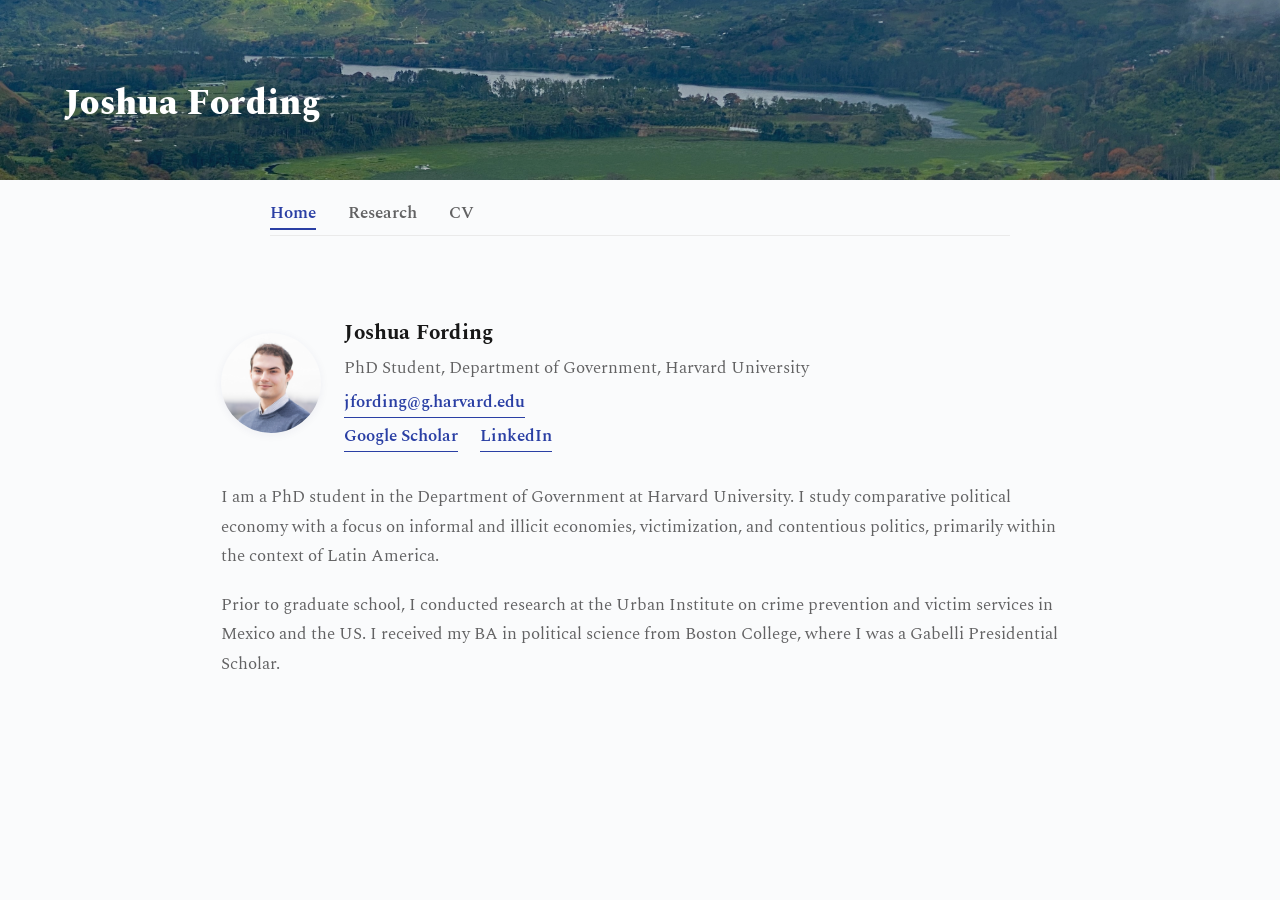
<file: index.html>
<!DOCTYPE html>
<html lang="en">
<head>
    <meta charset="UTF-8">
    <meta name="viewport" content="width=device-width, initial-scale=1.0">
    <title>Joshua Fording</title>
    <link rel="stylesheet" href="styles.css">
</head>
<body>

    <header>
        <div class="header-overlay">
            <div class="header-name">Joshua Fording</div>
        </div>
    </header>

    <nav>
        <ul>
            <li><a href="index.html" class="active">Home</a></li>
            <li><a href="research.html">Research</a></li>
            <li><a href="cv.html">CV</a></li>
        </ul>
    </nav>

    <section class="main">
        <div class="profile-section">
            <img src="profile.JPG" alt="Joshua Fording photo" class="profile-photo">
            <div class="profile-info">
                <h2>Joshua Fording</h2>
                <p>PhD Student, Department of Government, Harvard University</p>
                <p><a href="mailto:jfording@g.harvard.edu">jfording@g.harvard.edu</a></p>
                <div class="links">
                    <a href="https://scholar.google.com/citations?user=rBrqWRsAAAAJ&hl=en" target="_blank" rel="noopener">Google Scholar</a>
                    <a href="https://www.linkedin.com/in/josh-fording/" target="_blank" rel="noopener">LinkedIn</a>
                </div>
            </div>
        </div>
        <div>
            <p>I am a PhD student in the Department of Government at Harvard University. I study comparative political economy with a focus on informal and illicit economies, victimization, and contentious politics, primarily within the context of Latin America.</p> 
            <p>Prior to graduate school, I conducted research at the Urban Institute on crime prevention and victim services in Mexico and the US. I received my BA in political science from Boston College, where I was a Gabelli Presidential Scholar.</p>
        </div>
    </section>
</body>
</html>
</file>
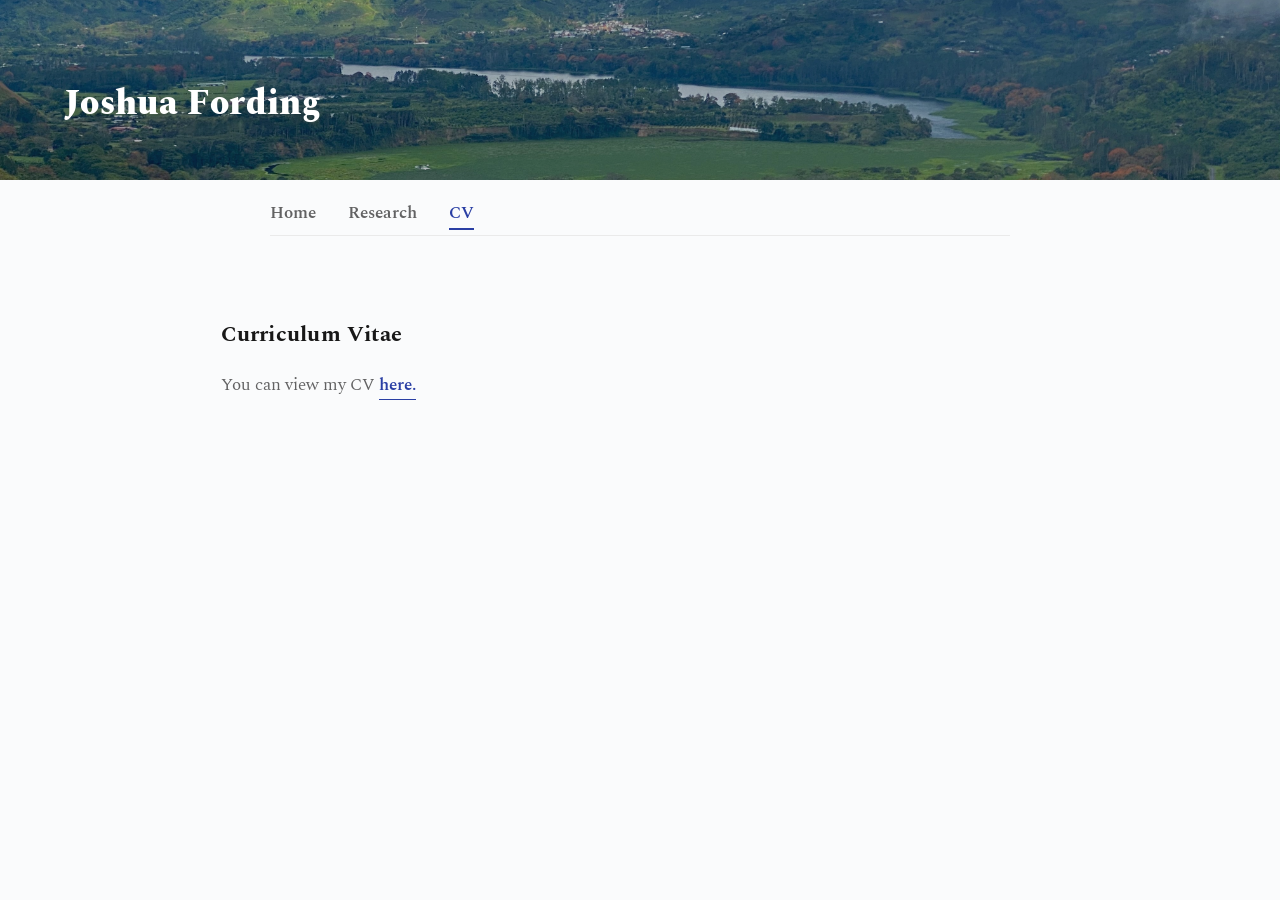
<file: cv.html>
<!DOCTYPE html>
<html lang="en">
<head>
    <meta charset="UTF-8">
    <meta name="viewport" content="width=device-width, initial-scale=1.0">
    <title>CV – Joshua Fording</title>
    <link rel="stylesheet" href="styles.css">
</head>
<body>
    <header>
        <div class="header-overlay">
            <div class="header-name">Joshua Fording</div>
        </div>
    </header>
    <nav>
        <ul>
            <li><a href="index.html">Home</a></li>
            <li><a href="research.html">Research</a></li>
            <li><a href="cv.html" class="active">CV</a></li>
        </ul>
    </nav>
    <section class="main">
        <h2>Curriculum Vitae</h2>
        <p>You can view my CV <a href="https://drive.google.com/file/d/1PXxD8MJAM-4YOT4p0hpIEuqHBEzcSbA2/view?usp=sharing">here.</a></p>
    </section>
</body>
</html>
</file>
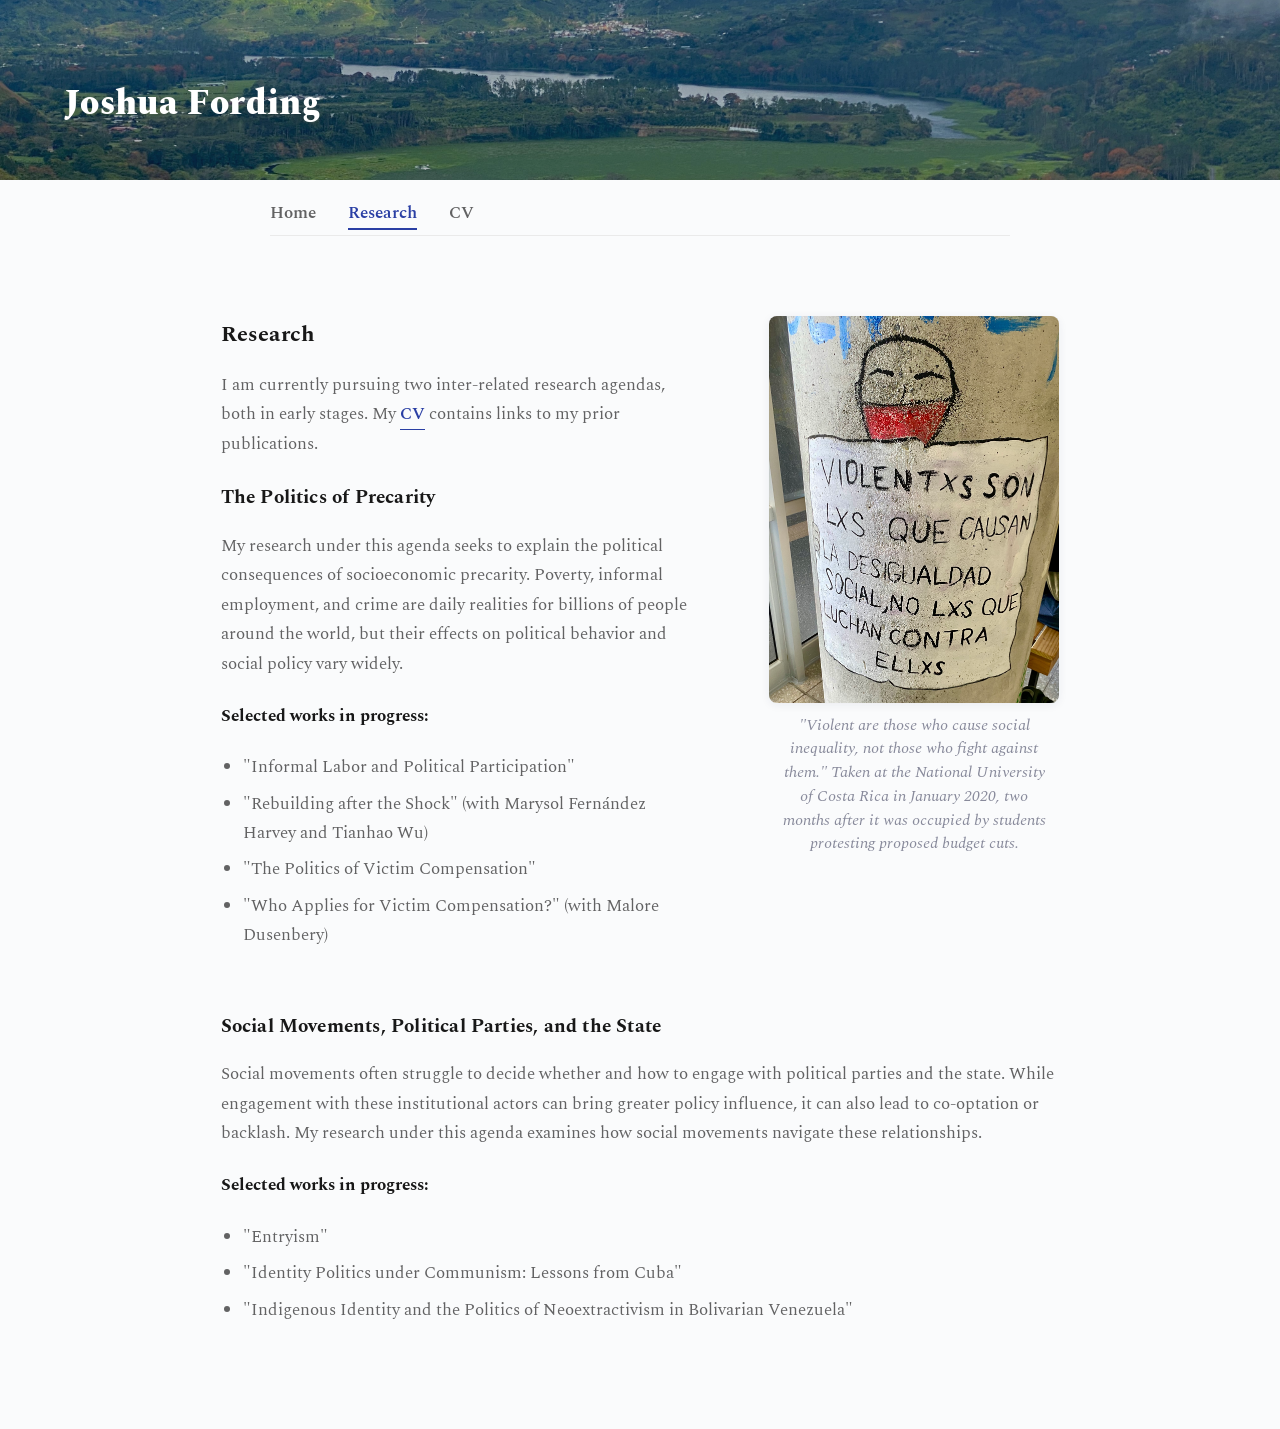
<file: research.html>
<!DOCTYPE html> 
<html lang="en"> 
  <head> 
    <meta charset="UTF-8"> 
    <meta name="viewport" content="width=device-width, initial-scale=1.0"> 
    <title>Research – Joshua Fording</title> 
    <link rel="stylesheet" href="styles.css"> 
  </head> <body> <header> 
    <div class="header-overlay"> 
      <div class="header-name">Joshua Fording</div> 
    </div> 
  </header> 
    <nav> 
      <ul> 
        <li><a href="index.html">Home</a></li> 
        <li><a href="research.html" class="active">Research</a></li> 
        <li><a href="cv.html">CV</a></li> 
      </ul> 
    </nav> 
<section class="main">
      <!-- Top section: intro text and image/caption side by side -->
      <div class="research-columns">
        <div class="research-text">
          <h2>Research</h2>
          <p>
            I am currently pursuing two inter-related research agendas, both in early stages. My <a href="cv.html">CV</a> contains links to my prior publications.
          </p>
          <h3>The Politics of Precarity</h3>
      <p>My research under this agenda seeks to explain the political consequences of socioeconomic precarity. Poverty, informal employment, and crime are daily realities for billions of people around the world, but their effects on political behavior and social policy vary widely.</p>
             <h4>Selected works in progress:</h4>
          <ul>
        <li>"Informal Labor and Political Participation"</li>
        <li>"Rebuilding after the Shock" (with Marysol Fern&aacute;ndez Harvey and Tianhao Wu)</li>
        <li>"The Politics of Victim Compensation"</li>
        <li>"Who Applies for Victim Compensation?" (with Malore Dusenbery)</li>
      </ul>
        </div>
        <figure class="research-image-figure">
          <img src="una.jpg" alt="Graffiti at National University of Costa Rica" class="research-img una">
          <figcaption class="research-caption">
            "Violent are those who cause social inequality, not those who fight against them." Taken at the National University of Costa Rica in January 2020, two months after it was occupied by students protesting proposed budget cuts.
          </figcaption>
        </figure>
      </div>
      <!-- Rest of page: normal full width -->
      <h3>Social Movements, Political Parties, and the State</h3>
      <p>Social movements often struggle to decide whether and how to engage with political parties and the state. While engagement with these institutional actors can bring greater policy influence, it can also lead to co-optation or backlash. My research under this agenda examines how social movements navigate these relationships.</p>
      <h4>Selected works in progress:</h4>
      <ul>
        <li>"Entryism"</li>
        <li>"Identity Politics under Communism: Lessons from Cuba"</li>
        <li>"Indigenous Identity and the Politics of Neoextractivism in Bolivarian Venezuela"</li>
      </ul>
    </section>
  </body>
</html>
</file>
<file: styles.css>
@import url('https://fonts.googleapis.com/css2?family=Spectral:wght@400;600;800&display=swap');

/* Color and variable palette */
:root {
  --background: #fafbfc;
  --surface: #fff;
  --text: #181818;
  --text-muted: #626263;
  --primary: #2a3fa4;
  --primary-contrast: #fff;
  --banner-overlay: rgba(20,24,36,0.29);
  --border: #eaeaea;
  --radius: 11px;
  --shadow: 0 6px 28px 0 rgba(24,29,54,0.07);
}

/* Baseline reset and typography */
*,
*:before,
*:after {
  box-sizing: border-box;
}

body {
  background: var(--background);
  color: var(--text);
  font-family: 'Spectral', Georgia, serif;
  font-size: 17px;
  margin: 0;
  line-height: 1.7;
  font-variation-settings: "wght" 400;
}

/* Banner styles */
header {
  width: 100%;
  min-height: 110px;
  max-height: 180px;
  height: 21vw;
  background: url('banner.jpg') center/cover no-repeat;
  position: relative;
  display: flex;
  align-items: flex-end;
}
.header-overlay {
  position: absolute;
  inset: 0 0 0 0;
  background: var(--banner-overlay);
  /* subtle fade to enhance text readability */
}

.header-name {
  position: absolute;
  bottom: 1.6em;
  left: 5vw;
  color: #fff;
  font-family: 'Spectral', Georgia, serif;
  font-size: 2.2rem;
  font-weight: 800;
  letter-spacing: 0.01em;
  line-height: 1.1;
  z-index: 1;
  text-shadow: 0 2px 14px rgba(18, 18, 22, 0.15);
  /* No border, background, or box -- just straight text */
  margin: 0;
  padding: 0;
  user-select: none;
}

/* Navigation styles */
nav {
  margin: 0 auto 2em;
  max-width: 740px;
  border-bottom: 1.5px solid var(--border);
  background: transparent;
  padding-top: 1.1em;
}
nav ul {
  margin: 0;
  padding: 0;
  gap: 2rem;
  list-style: none;
  display: flex;
  justify-content: flex-start;
  flex-wrap: wrap;
}
nav a {
  color: var(--text-muted);
  text-decoration: none;
  font-weight: 600;
  font-family: inherit;
  font-size: 1em;
  padding-bottom: 2.5px;
  border-bottom: 2px solid transparent;
  transition: color 0.18s, border-bottom 0.16s;
}
nav a.active,
nav a:focus,
nav a:hover {
  color: var(--primary);
  border-bottom: 2px solid var(--primary);
  outline: none;
}


/* Main content layout */
.main {
  box-shadow: none;
  max-width: 900px;
  margin: 2.7em auto 2.5em auto;
  padding: 2em 1.8em 2.5em 1.8em;
}

/* Profile section */
.profile-section {
  display: flex;
  align-items: center;
  gap: 1.4em;
  margin-bottom: 1.9em;
}
.profile-photo {
  width: 100px;
  height: 100px;
  border-radius: 50%;
  object-fit: cover;
  background: #f4f7fb;
  box-shadow: 0 2px 10px rgba(34,44,84,0.055);
  border: none;
}
.profile-info h2 {
  margin: 0 0 3px 0;
  font-family: 'Spectral', Georgia, serif;
  font-weight: 700;
  font-size: 1.22em;
  color: var(--text);
  letter-spacing: 0.01em;
}
.profile-info p {
  margin: 0 0 5px 0;
  color: var(--text-muted);
  font-size: 1em;
}

.links {
  margin-top: 4px;
}
.links a {
  color: var(--primary);
  text-decoration: none;
  font-weight: 600;
  font-size: 1em;
  font-family: inherit;
  margin-right: 18px;
  border-bottom: 1.5px solid var(--primary);
  padding-bottom: 1.5px;
  transition: color 0.16s, border-bottom 0.16s;
}
.links a:last-child { margin-right: 0; }
.links a:hover, .links a:focus {
  color: #243358;
  border-bottom: 1.5px solid #243358;
  outline: none;
}

/* Typography for sections */
h2, h3 {
  font-family: 'Spectral', Georgia, serif;
  font-weight: 700;
  color: var(--text);
  margin-top: 1.7em;
  margin-bottom: .7em;
  letter-spacing: 0.01em;
}

h2 {
  font-size: 1.29em;
  margin-top: 0;
}
h3 {
  font-size: 1.12em;
  margin-top: 1.2em;
}

p, ul {
  color: var(--text-muted);
  font-size: 1.02em;
  margin-bottom: 1.1em;
}

ul { 
  padding-left: 1.3em; 
}
li { 
  margin-bottom: 0.4em; 
}
a {
  text-decoration-skip-ink: auto;
}


/* Responsive tweaks */
@media (max-width: 680px) {
  .main { padding: 1.1em 0.6em;}
  .profile-section { gap: .72em;}
  nav ul { gap: 0.9rem; font-size: .98em;}
  .profile-photo { width: 66px; height: 66px;}
  .header-name { font-size: 1.12rem; left: 2vw;}
  header { min-height: 61px; max-height: 80px; }
}

@media (max-width: 430px) {
  .profile-section { flex-direction: column; align-items: flex-start;}
  .header-name { font-size: 0.89rem;}
  .main { padding: .6em .2em;}
}

/* --- Research page image and two-column layout --- */
.research-columns {
  display: flex;
  gap: 2.4em;
  align-items: flex-start;
  margin-bottom: 2.4em; /* space after columns before full-width resumes */
}
.research-text {
  flex: 2 1 0;
  min-width: 0;
}
.research-image-figure {
  display: flex;
  flex-direction: column;
  align-items: center;
  max-width: 320px;
  margin-left: 2em;
  margin-right: 0;
  margin-top: 0;
  margin-bottom: 0;
}
.research-img.una {
  max-width: 290px;
  max-height: 440px;
  width: 100%;
  height: auto;
  border-radius: 8px;
  box-shadow: 0 2px 10px rgba(34,44,84,0.07);
  object-fit: cover;
}
.research-caption {
  margin-top: 0.7em;
  font-size: 0.93em;
  color: #888a9b;
  font-style: italic;
  line-height: 1.5;
  text-align: center;
  max-width: 270px;
}
@media (max-width: 900px) {
  .research-columns {
    flex-direction: column;
    gap: 2em;
  }
  .research-image-figure {
    align-items: flex-start;
    margin-left: 0;
    max-width: 95vw;
  }
  .research-img.una {
    max-width: 95vw;
    max-height: 60vh;
  }
  .research-caption {
    max-width: 95vw;
    text-align: left;
  }
}

/* Make email link in .profile-info match the Google Scholar/LinkedIn styles */
.profile-info a[href^="mailto:"] {
  color: var(--primary);
  text-decoration: none;
  font-weight: 600;
  border-bottom: 1.5px solid var(--primary);
  padding-bottom: 1.5px;
  transition: color 0.16s, border-bottom 0.16s;
}
.profile-info a[href^="mailto:"]:hover,
.profile-info a[href^="mailto:"]:focus {
  color: #243358;
  border-bottom: 1.5px solid #243358;
  outline: none;
}

/* General link styling for content in .main area (except nav) */
.main a {
  color: var(--primary);
  text-decoration: none;
  font-weight: 600;
  border-bottom: 1.5px solid var(--primary);
  padding-bottom: 1.5px;
  transition: color 0.16s, border-bottom 0.16s;
}
.main a:hover,
.main a:focus {
  color: #243358;
  border-bottom: 1.5px solid #243358;
  outline: none;
}
</file>
